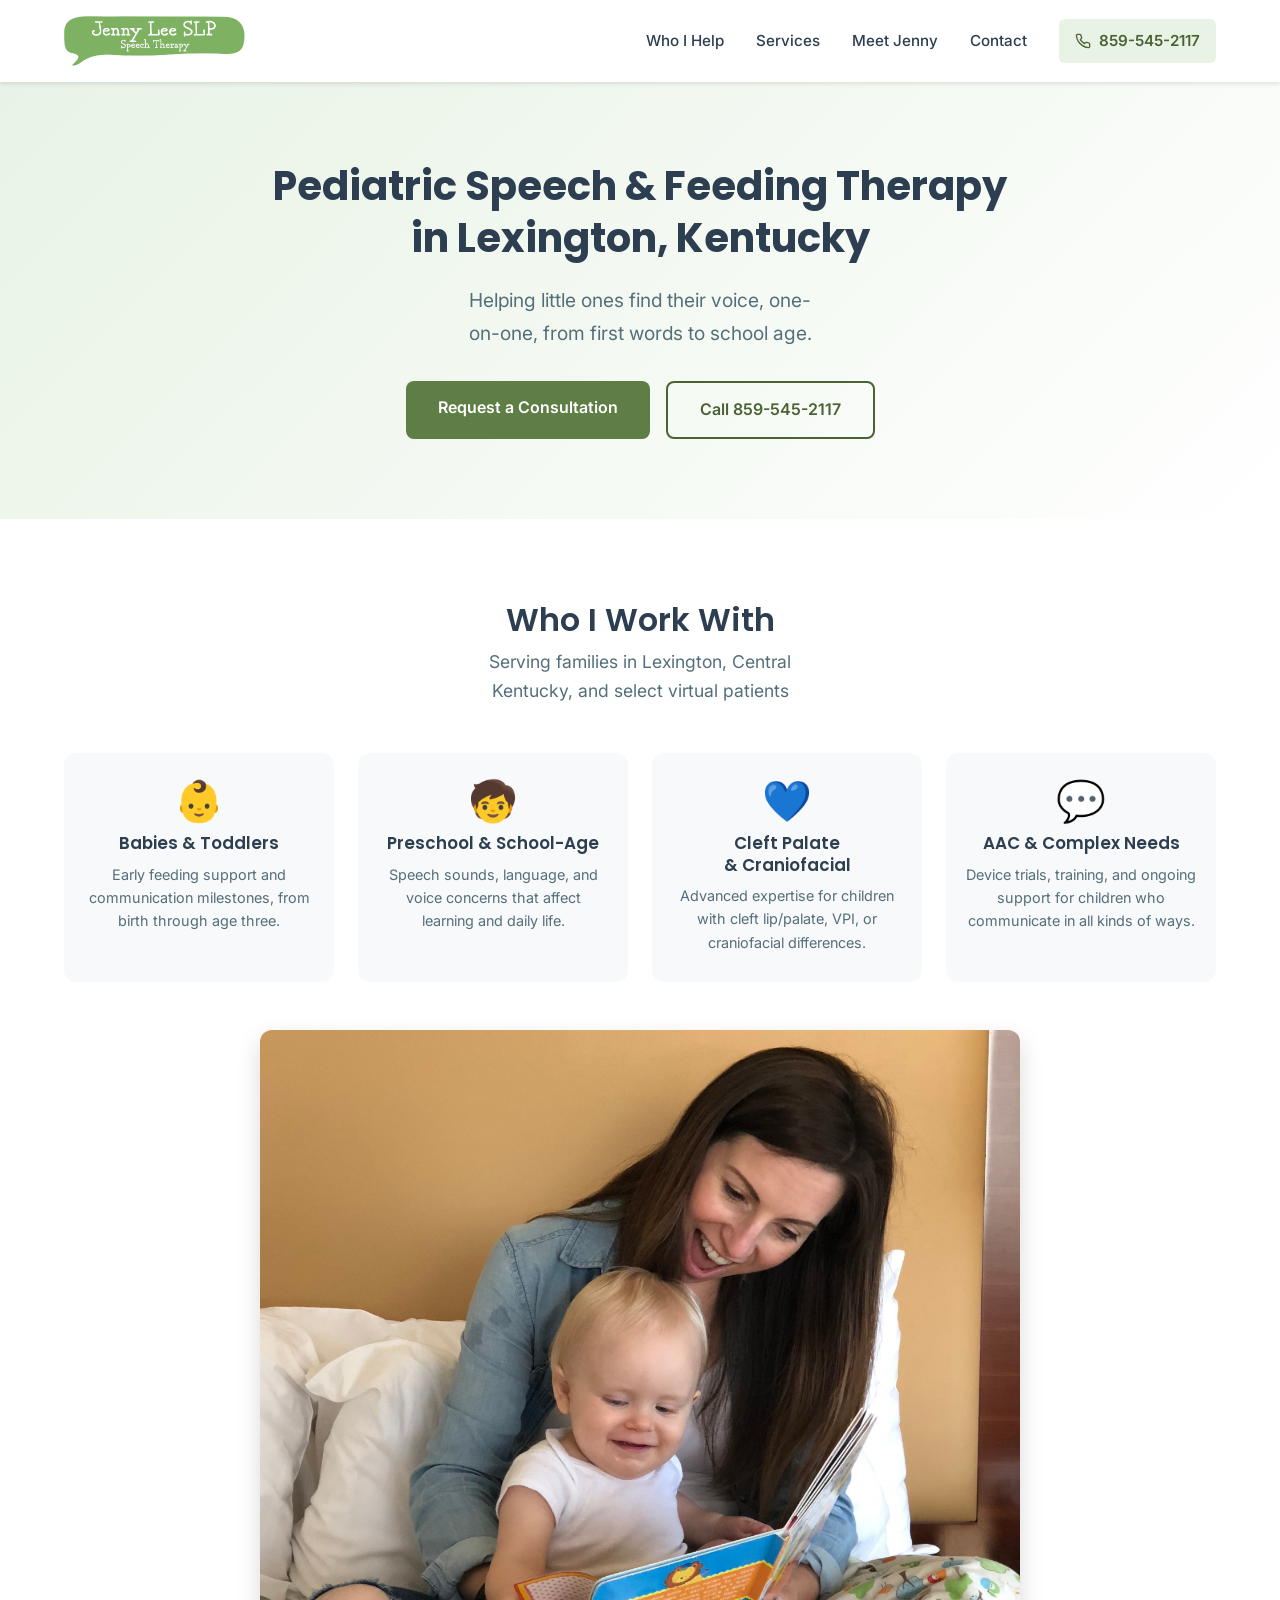
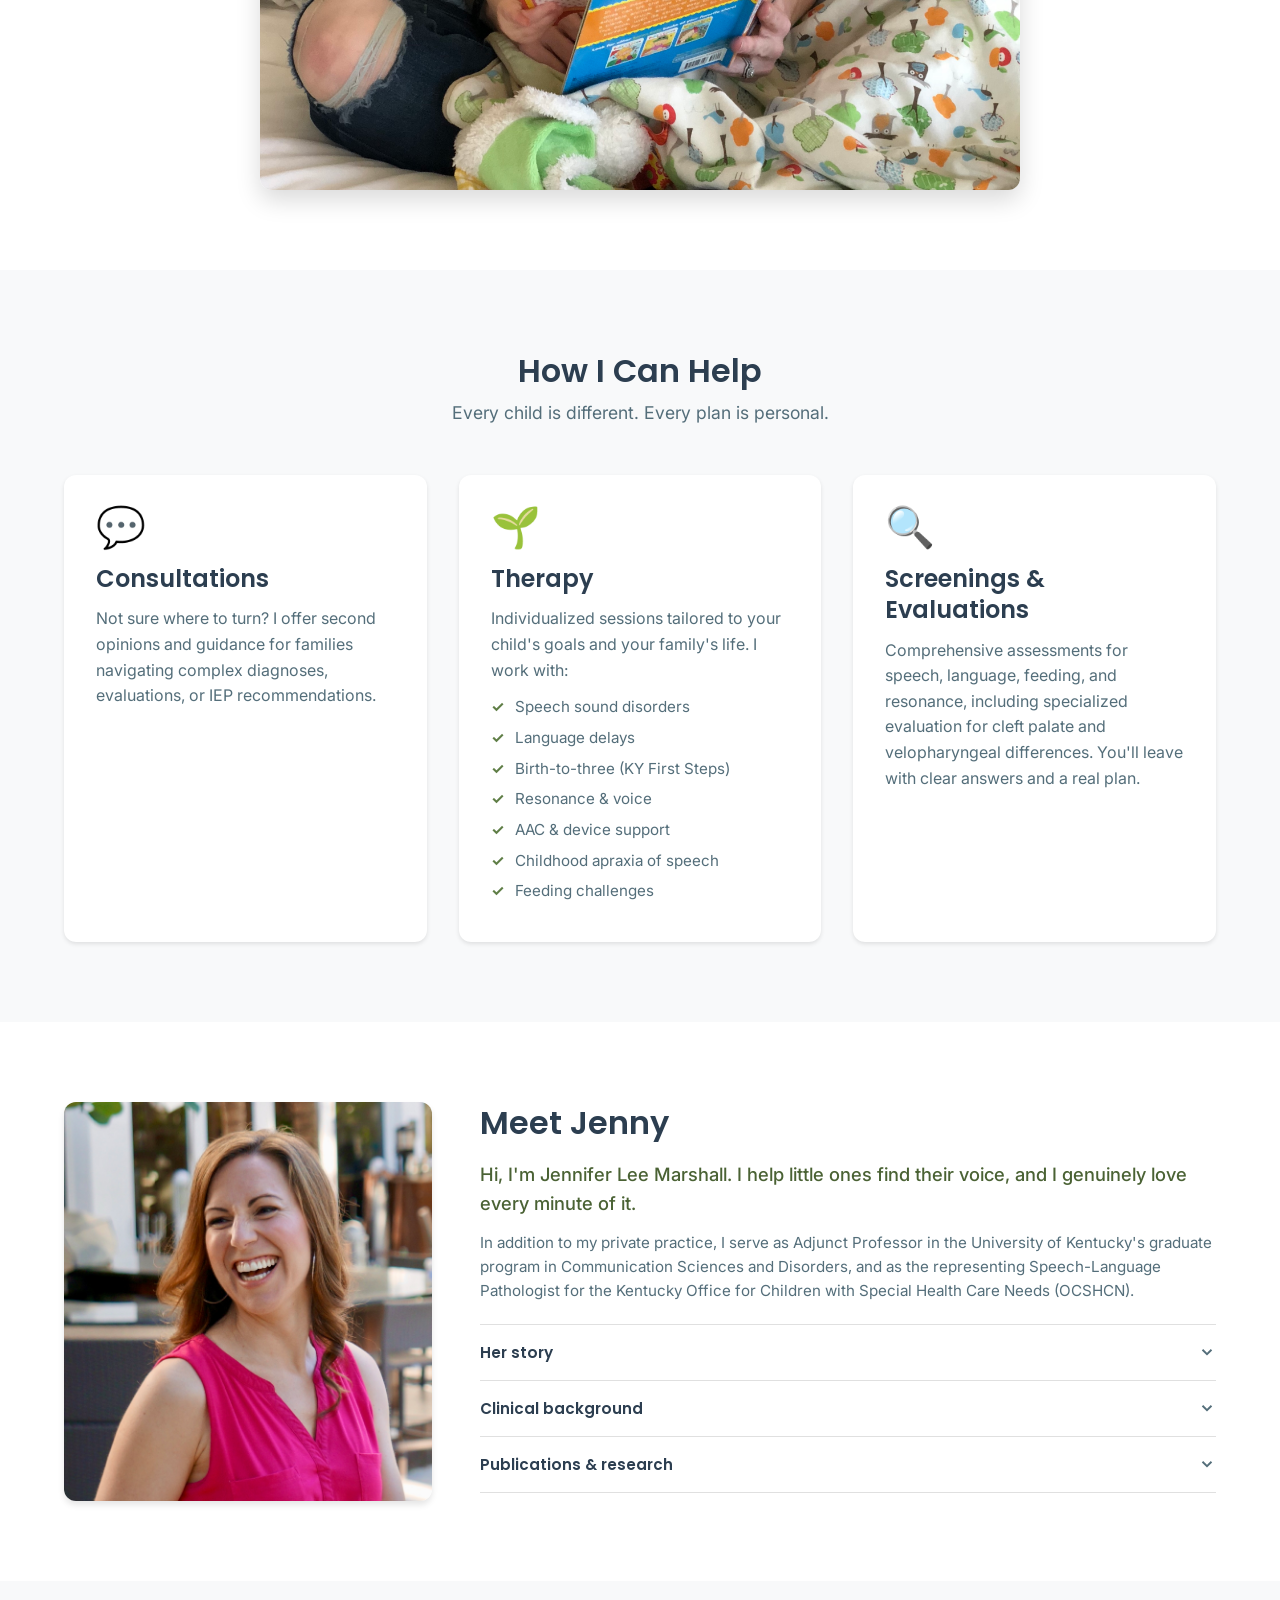
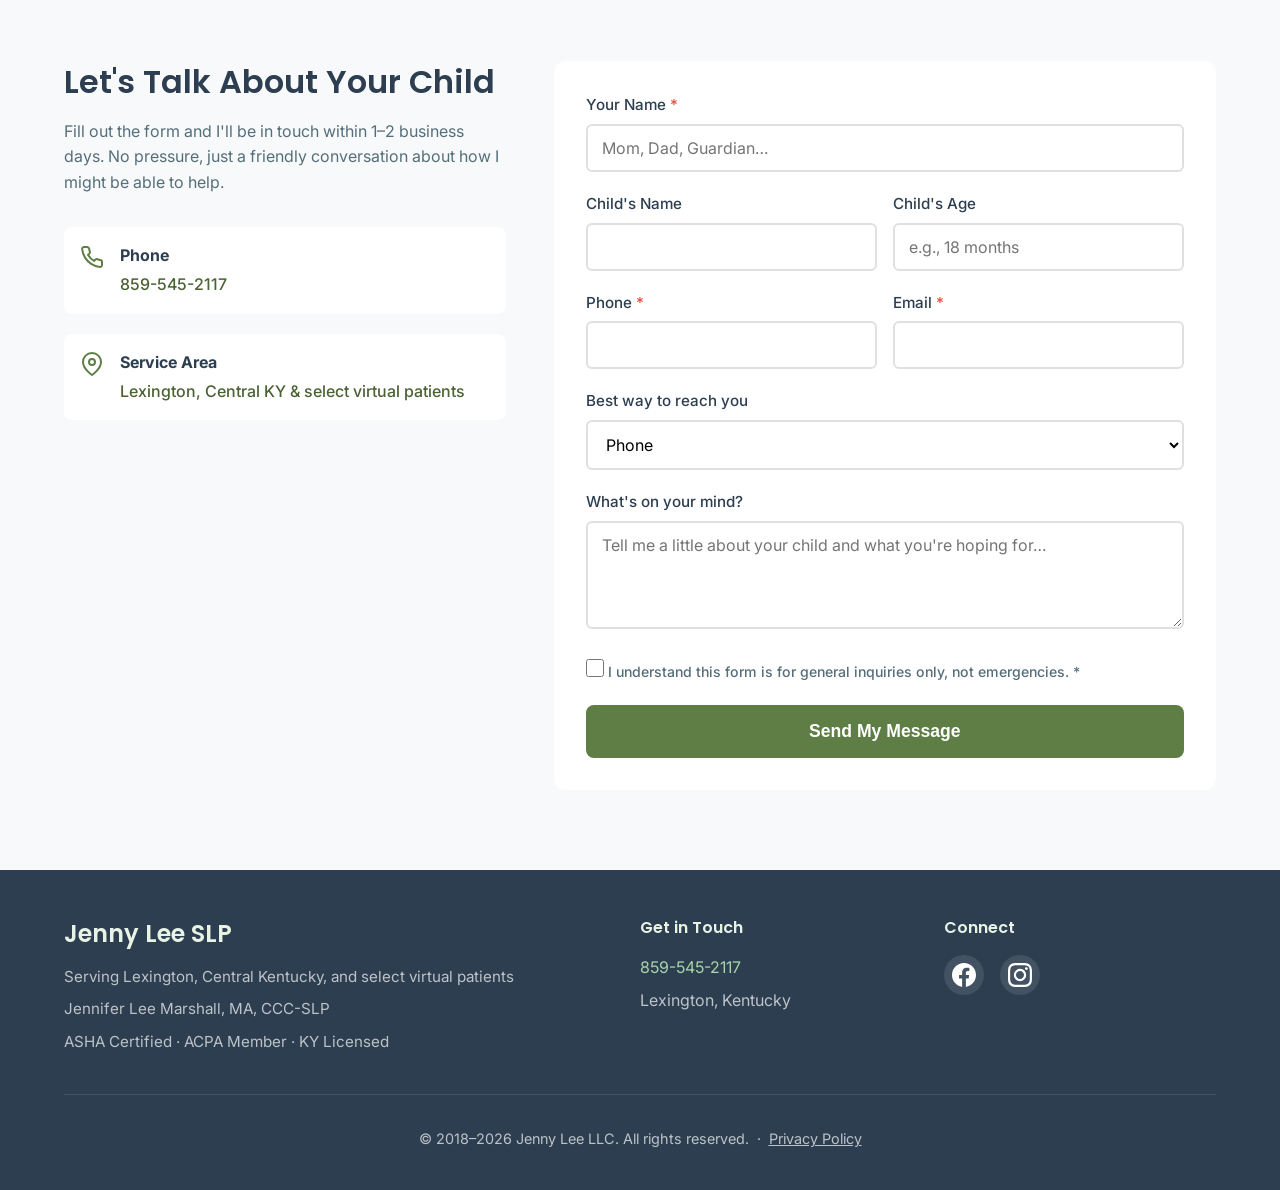
<file: index.html>
<!DOCTYPE html>
<html lang="en">
<head>
    <meta charset="UTF-8">
    <meta name="viewport" content="width=device-width, initial-scale=1.0">

    <!-- SEO Meta Tags -->
    <title>Speech Therapy Lexington KY | Jenny Lee SLP</title>
    <meta name="description" content="Jennifer Lee Marshall, MA, CCC-SLP, is a pediatric speech-language pathologist serving Lexington and Central Kentucky. Specializing in cleft palate, feeding therapy, resonance disorders, and speech therapy for children. Virtual teletherapy available for select patients.">
    <meta name="keywords" content="speech therapy Lexington KY, pediatric speech therapy Lexington, pediatric speech-language pathologist, cleft palate speech therapist Kentucky, craniofacial speech therapist, feeding therapy for children, resonance disorders SLP, virtual speech therapy Kentucky, teletherapy speech therapy Lexington, online speech therapy Kentucky">

    <!-- Open Graph Tags for Social Media -->
    <meta property="og:title" content="Speech Therapy Lexington KY | Jenny Lee SLP">
    <meta property="og:description" content="Expert pediatric speech and feeding therapy in Lexington, Kentucky. Specializing in cleft palate, craniofacial differences, and complex communication needs. Virtual teletherapy available.">
    <meta property="og:type" content="website">
    <meta property="og:url" content="https://jennyleeslp.com">
    <meta property="og:image" content="https://jennyleeslp.com/images/logo.png">

    <!-- Structured Data: LocalBusiness + MedicalBusiness -->
    <script type="application/ld+json">
    {
      "@context": "https://schema.org",
      "@type": ["MedicalBusiness", "LocalBusiness"],
      "name": "Jenny Lee SLP",
      "description": "Pediatric speech and feeding therapy in Lexington, Kentucky. Specializing in cleft palate, craniofacial differences, resonance disorders, AAC, and feeding therapy for children.",
      "url": "https://jennyleeslp.com",
      "telephone": "+18595452117",
      "address": {
        "@type": "PostalAddress",
        "addressLocality": "Lexington",
        "addressRegion": "KY",
        "addressCountry": "US"
      },
      "geo": {
        "@type": "GeoCoordinates",
        "latitude": 38.0406,
        "longitude": -84.5037
      },
      "medicalSpecialty": [
        "Pediatric Speech Therapy",
        "Feeding Therapy",
        "Cleft Palate Speech Therapy",
        "Resonance Disorders",
        "Augmentative and Alternative Communication"
      ],
      "priceRange": "$$",
      "areaServed": [
        "Lexington, Kentucky",
        "Central Kentucky"
      ]
    }
    </script>

    <!-- Favicon -->
    <link rel="icon" type="image/png" href="/favicon.png">

    <!-- Google Fonts -->
    <link rel="preconnect" href="https://fonts.googleapis.com">
    <link rel="preconnect" href="https://fonts.gstatic.com" crossorigin>
    <link href="https://fonts.googleapis.com/css2?family=Inter:wght@300;400;500;600;700&family=Poppins:wght@400;500;600;700&display=swap" rel="stylesheet">

    <!-- Stylesheet -->
    <link rel="stylesheet" href="styles.css">
</head>
<body>

    <!-- Sticky Header & Navigation -->
    <header class="header" id="header">
        <div class="container">
            <div class="header-content">
                <div class="logo">
                    <a href="#hero">
                        <img src="images/logo.png" alt="Jenny Lee SLP - Speech Therapy">
                    </a>
                </div>
                <nav class="nav">
                    <button class="nav-toggle" aria-label="Toggle navigation menu">
                        <span></span>
                        <span></span>
                        <span></span>
                    </button>
                    <ul class="nav-menu">
                        <li><a href="#who-i-help">Who I Help</a></li>
                        <li><a href="#services">Services</a></li>
                        <li><a href="#meet-jenny">Meet Jenny</a></li>
                        <li><a href="#contact">Contact</a></li>
                        <li class="nav-phone">
                            <a href="tel:+18595452117" class="phone-link">
                                <svg width="16" height="16" viewBox="0 0 24 24" fill="none" stroke="currentColor" stroke-width="2">
                                    <path d="M22 16.92v3a2 2 0 0 1-2.18 2 19.79 19.79 0 0 1-8.63-3.07 19.5 19.5 0 0 1-6-6 19.79 19.79 0 0 1-3.07-8.67A2 2 0 0 1 4.11 2h3a2 2 0 0 1 2 1.72 12.84 12.84 0 0 0 .7 2.81 2 2 0 0 1-.45 2.11L8.09 9.91a16 16 0 0 0 6 6l1.27-1.27a2 2 0 0 1 2.11-.45 12.84 12.84 0 0 0 2.81.7A2 2 0 0 1 22 16.92z"></path>
                                </svg>
                                859-545-2117
                            </a>
                        </li>
                    </ul>
                </nav>
            </div>
        </div>
    </header>

    <main>

        <!-- =====================
             HERO SECTION
             ===================== -->
        <section class="hero" id="hero">
            <div class="container">
                <div class="hero-content">
                    <h1>Pediatric Speech & Feeding Therapy<br>in Lexington, Kentucky</h1>
                    <p class="hero-subtitle">Helping little ones find their voice, one-on-one, from first words to school age.</p>
                    <div class="hero-cta">
                        <a href="#contact" class="btn btn-primary">Request a Consultation</a>
                        <a href="tel:+18595452117" class="btn btn-secondary">Call 859-545-2117</a>
                    </div>
                </div>
            </div>
        </section>

        <!-- =====================
             WHO I HELP SECTION
             ===================== -->
        <section class="who-i-help" id="who-i-help">
            <div class="container">
                <div class="section-header">
                    <h2>Who I Work With</h2>
                    <p>Serving families in Lexington, Central Kentucky, and select virtual patients</p>
                </div>

                <div class="help-grid">
                    <div class="help-card">
                        <div class="help-icon">👶</div>
                        <h3>Babies &amp; Toddlers</h3>
                        <p>Early feeding support and communication milestones, from birth through age three.</p>
                    </div>
                    <div class="help-card">
                        <div class="help-icon">🧒</div>
                        <h3>Preschool &amp; School-Age</h3>
                        <p>Speech sounds, language, and voice concerns that affect learning and daily life.</p>
                    </div>
                    <div class="help-card">
                        <div class="help-icon">💙</div>
                        <h3>Cleft Palate &amp; Craniofacial</h3>
                        <p>Advanced expertise for children with cleft lip/palate, VPI, or craniofacial differences.</p>
                    </div>
                    <div class="help-card">
                        <div class="help-icon">💬</div>
                        <h3>AAC &amp; Complex Needs</h3>
                        <p>Device trials, training, and ongoing support for children who communicate in all kinds of ways.</p>
                    </div>
                </div>

                <div class="therapy-image-section">
                    <img src="images/therapy.jpg" alt="Jenny working with a young child during a speech therapy session" class="therapy-photo">
                </div>
            </div>
        </section>

        <!-- =====================
             SERVICES SECTION
             ===================== -->
        <section class="services" id="services">
            <div class="container">
                <div class="section-header">
                    <h2>How I Can Help</h2>
                    <p>Every child is different. Every plan is personal.</p>
                </div>

                <div class="services-grid">

                    <!-- Consultations -->
                    <div class="service-card">
                        <div class="service-icon">💬</div>
                        <h3>Consultations</h3>
                        <p>Not sure where to turn? I offer second opinions and guidance for families navigating complex diagnoses, evaluations, or IEP recommendations.</p>
                    </div>

                    <!-- Therapy -->
                    <div class="service-card">
                        <div class="service-icon">🌱</div>
                        <h3>Therapy</h3>
                        <p>Individualized sessions tailored to your child's goals and your family's life. I work with:</p>
                        <ul class="therapy-list">
                            <li>Speech sound disorders</li>
                            <li>Language delays</li>
                            <li>Birth-to-three (KY First Steps)</li>
                            <li>Resonance &amp; voice</li>
                            <li>AAC &amp; device support</li>
                            <li>Childhood apraxia of speech</li>
                            <li>Feeding challenges</li>
                        </ul>
                    </div>

                    <!-- Screenings & Evaluations -->
                    <div class="service-card">
                        <div class="service-icon">🔍</div>
                        <h3>Screenings &amp; Evaluations</h3>
                        <p>Comprehensive assessments for speech, language, feeding, and resonance, including specialized evaluation for cleft palate and velopharyngeal differences. You'll leave with clear answers and a real plan.</p>
                    </div>

                </div>
            </div>
        </section>

        <!-- =====================
             MEET JENNY SECTION
             ===================== -->
        <section class="about" id="meet-jenny">
            <div class="container">
                <div class="about-grid">
                    <div class="about-image">
                        <img src="images/headshot.jpg" alt="Jennifer Lee Marshall, MA, CCC-SLP, Pediatric Speech-Language Pathologist in Lexington, Kentucky">
                    </div>
                    <div class="about-text">
                        <h2>Meet Jenny</h2>
                        <p class="intro-text">Hi, I'm Jennifer Lee Marshall. I help little ones find their voice, and I genuinely love every minute of it.</p>
                        <p class="intro-sub">In addition to my private practice, I serve as Adjunct Professor in the University of Kentucky's graduate program in Communication Sciences and Disorders, and as the representing Speech-Language Pathologist for the Kentucky Office for Children with Special Health Care Needs (OCSHCN).</p>

                        <div class="accordion" role="list">

                            <div class="accordion-item" role="listitem">
                                <button class="accordion-toggle" aria-expanded="false">
                                    <span>Her story</span>
                                    <svg class="accordion-chevron" width="18" height="18" viewBox="0 0 24 24" fill="none" stroke="currentColor" stroke-width="2.5" aria-hidden="true">
                                        <polyline points="6 9 12 15 18 9"></polyline>
                                    </svg>
                                </button>
                                <div class="accordion-panel" hidden>
                                    <p>Helping a child say "mama" for the first time, watching a toddler finally enjoy mealtime without a fight, seeing a kindergartner walk into class with real confidence. These are the moments I show up for every single day. Speech therapy isn't just my career; it's genuinely my calling.</p>
                                    <p>I opened Jenny Lee SLP because I wanted to give families something rare: hospital-level expertise with the warmth and personal attention that only a private practice can offer. You'll always know what we're working on, why it matters, and how your child is growing.</p>
                                </div>
                            </div>

                            <div class="accordion-item" role="listitem">
                                <button class="accordion-toggle" aria-expanded="false">
                                    <span>Clinical background</span>
                                    <svg class="accordion-chevron" width="18" height="18" viewBox="0 0 24 24" fill="none" stroke="currentColor" stroke-width="2.5" aria-hidden="true">
                                        <polyline points="6 9 12 15 18 9"></polyline>
                                    </svg>
                                </button>
                                <div class="accordion-panel" hidden>
                                    <p>Before opening my private practice in Central Kentucky, I spent more than six years at Cincinnati Children's Hospital, one of the nation's top-ranked children's hospitals, working alongside surgeons and specialists in cleft palate, craniofacial differences, feeding, and AAC. As an active member of the interdisciplinary Craniofacial Anomalies Team (CFAT) and VPI clinic, I assessed speech and resonance in close collaboration with plastic surgeons to determine each child's plan of care.</p>
                                    <p>Jenny also sees patients through the University of Kentucky's Plastic Surgery department and outpatient speech pathology services, where she has provided specialized craniofacial and resonance care since 2018. She currently serves as the representing Speech-Language Pathologist for the Kentucky Office for Children with Special Health Care Needs (OCSHCN).</p>
                                    <p>My path into this field started with a BS in Biopsychology from UC Santa Barbara, followed by a post-baccalaureate certificate in Communication Sciences and Disorders from Sacramento State. I earned my MA in Communication Sciences and Disorders from Michigan State University before going on to specialize at Cincinnati Children's.</p>
                                    <p>I am licensed in Kentucky, an active member of the American Cleft Palate-Craniofacial Association (ACPA), and maintain my ASHA Certificate of Clinical Competence (CCC-SLP).</p>
                                </div>
                            </div>

                            <div class="accordion-item" role="listitem">
                                <button class="accordion-toggle" aria-expanded="false">
                                    <span>Publications &amp; research</span>
                                    <svg class="accordion-chevron" width="18" height="18" viewBox="0 0 24 24" fill="none" stroke="currentColor" stroke-width="2.5" aria-hidden="true">
                                        <polyline points="6 9 12 15 18 9"></polyline>
                                    </svg>
                                </button>
                                <div class="accordion-panel" hidden>
                                    <p>Jenny remains actively engaged with the latest research to ensure every family benefits from evidence-based care. She has contributed to the field through peer-reviewed publication, state and national conference presentations (OSHLA, MSHA, CSHA), speechpathology.com continuing education webinars, and guest lectures at the University of Kentucky College of Dentistry and College of Communication Sciences and Disorders.</p>
                                    <p><strong>Publication</strong><br>
                                    Kummer, A., Marshall, J., &amp; Wilson, M. (2015). Non-cleft causes of velopharyngeal dysfunction: Implications for treatment. <em>International Journal of Pediatric Otorhinolaryngology.</em> <a href="http://dx.doi.org/10.1016/j.ijporl.2014.12.036" target="_blank" rel="noopener noreferrer">doi:10.1016/j.ijporl.2014.12.036</a></p>
                                    <p><strong>Presentations</strong><br>
                                    Marshall, J. (with M. Wilson). Velocardiofacial/22Q Syndrome for the SLP. <em>speechpathology.com</em> webinar, September 2016.<br>
                                    Marshall, J. (with K. Rizzo). Communication Concerns and Feeding Difficulty for 1p36 Deletion. <em>speechpathology.com</em> webinar, September 2016.</p>
                                </div>
                            </div>

                        </div>
                    </div>
                </div>
            </div>
        </section>

        <!-- =====================
             CONTACT SECTION
             ===================== -->
        <section class="contact" id="contact">
            <div class="container">
                <div class="contact-wrapper">
                    <div class="contact-intro">
                        <h2>Let's Talk About Your Child</h2>
                        <p>Fill out the form and I'll be in touch within 1–2 business days. No pressure, just a friendly conversation about how I might be able to help.</p>

                        <div class="contact-info">
                            <div class="contact-detail">
                                <svg width="24" height="24" viewBox="0 0 24 24" fill="none" stroke="currentColor" stroke-width="2">
                                    <path d="M22 16.92v3a2 2 0 0 1-2.18 2 19.79 19.79 0 0 1-8.63-3.07 19.5 19.5 0 0 1-6-6 19.79 19.79 0 0 1-3.07-8.67A2 2 0 0 1 4.11 2h3a2 2 0 0 1 2 1.72 12.84 12.84 0 0 0 .7 2.81 2 2 0 0 1-.45 2.11L8.09 9.91a16 16 0 0 0 6 6l1.27-1.27a2 2 0 0 1 2.11-.45 12.84 12.84 0 0 0 2.81.7A2 2 0 0 1 22 16.92z"></path>
                                </svg>
                                <div>
                                    <strong>Phone</strong>
                                    <a href="tel:+18595452117">859-545-2117</a>
                                </div>
                            </div>
                            <div class="contact-detail">
                                <svg width="24" height="24" viewBox="0 0 24 24" fill="none" stroke="currentColor" stroke-width="2">
                                    <path d="M21 10c0 7-9 13-9 13s-9-6-9-13a9 9 0 0 1 18 0z"></path>
                                    <circle cx="12" cy="10" r="3"></circle>
                                </svg>
                                <div>
                                    <strong>Service Area</strong>
                                    <span>Lexington, Central KY &amp; select virtual patients</span>
                                </div>
                            </div>
                        </div>
                    </div>

                    <div class="contact-form-wrapper">
                        <form id="contactForm" class="contact-form">
                            <div class="form-group">
                                <label for="parentName">Your Name <span class="required">*</span></label>
                                <input type="text" id="parentName" name="parentName" placeholder="Mom, Dad, Guardian…" required>
                            </div>

                            <div class="form-row">
                                <div class="form-group">
                                    <label for="childName">Child's Name</label>
                                    <input type="text" id="childName" name="childName">
                                </div>
                                <div class="form-group">
                                    <label for="childAge">Child's Age</label>
                                    <input type="text" id="childAge" name="childAge" placeholder="e.g., 18 months">
                                </div>
                            </div>

                            <div class="form-row">
                                <div class="form-group">
                                    <label for="phone">Phone <span class="required">*</span></label>
                                    <input type="tel" id="phone" name="phone" required>
                                </div>
                                <div class="form-group">
                                    <label for="email">Email <span class="required">*</span></label>
                                    <input type="email" id="email" name="email" required>
                                </div>
                            </div>

                            <div class="form-group">
                                <label for="contactMethod">Best way to reach you</label>
                                <select id="contactMethod" name="contactMethod">
                                    <option value="phone">Phone</option>
                                    <option value="email">Email</option>
                                    <option value="either">Either works!</option>
                                </select>
                            </div>

                            <div class="form-group">
                                <label for="message">What's on your mind?</label>
                                <textarea id="message" name="message" rows="4" placeholder="Tell me a little about your child and what you're hoping for…"></textarea>
                            </div>

                            <div class="form-group checkbox-group">
                                <label class="checkbox-label">
                                    <input type="checkbox" id="emergency" name="emergency" required>
                                    <span>I understand this form is for general inquiries only, not emergencies. <span class="required">*</span></span>
                                </label>
                            </div>

                            <button type="submit" class="btn btn-primary btn-large">Send My Message</button>

                            <div id="formSuccess" class="form-message success" style="display: none;">
                                <svg width="24" height="24" viewBox="0 0 24 24" fill="none" stroke="currentColor" stroke-width="2">
                                    <path d="M22 11.08V12a10 10 0 1 1-5.93-9.14"></path>
                                    <polyline points="22 4 12 14.01 9 11.01"></polyline>
                                </svg>
                                <div>
                                    <strong>You're all set!</strong>
                                    <p>Thanks! I'll be in touch within 1–2 business days. Or call me directly at <a href="tel:+18595452117">859-545-2117</a>.</p>
                                </div>
                            </div>

                            <div id="formError" class="form-message error" style="display: none;">
                                <svg width="24" height="24" viewBox="0 0 24 24" fill="none" stroke="currentColor" stroke-width="2">
                                    <circle cx="12" cy="12" r="10"></circle>
                                    <line x1="12" y1="8" x2="12" y2="12"></line>
                                    <line x1="12" y1="16" x2="12.01" y2="16"></line>
                                </svg>
                                <div>
                                    <strong>Something went wrong.</strong>
                                    <p>Please try again or call <a href="tel:+18595452117">859-545-2117</a>.</p>
                                </div>
                            </div>
                        </form>
                    </div>
                </div>
            </div>
        </section>

    </main>

    <!-- Footer -->
    <footer class="footer">
        <div class="container">
            <div class="footer-content">
                <div class="footer-main">
                    <div class="footer-brand">
                        <h3>Jenny Lee SLP</h3>
                        <p>Serving Lexington, Central Kentucky, and select virtual patients</p>
                        <p class="footer-credential">Jennifer Lee Marshall, MA, CCC-SLP</p>
                        <p class="footer-credential">ASHA Certified · ACPA Member · KY Licensed</p>
                    </div>
                    <div class="footer-contact">
                        <h4>Get in Touch</h4>
                        <p><a href="tel:+18595452117">859-545-2117</a></p>
                        <p>Lexington, Kentucky</p>
                    </div>
                    <div class="footer-social">
                        <h4>Connect</h4>
                        <div class="social-links">
                            <a href="https://www.facebook.com/jennyleeslp" aria-label="Visit Jenny Lee SLP on Facebook" target="_blank" rel="noopener noreferrer">
                                <svg width="24" height="24" viewBox="0 0 24 24" fill="currentColor">
                                    <path d="M24 12.073c0-6.627-5.373-12-12-12s-12 5.373-12 12c0 5.99 4.388 10.954 10.125 11.854v-8.385H7.078v-3.47h3.047V9.43c0-3.007 1.792-4.669 4.533-4.669 1.312 0 2.686.235 2.686.235v2.953H15.83c-1.491 0-1.956.925-1.956 1.874v2.25h3.328l-.532 3.47h-2.796v8.385C19.612 23.027 24 18.062 24 12.073z"/>
                                </svg>
                            </a>
                            <a href="https://www.instagram.com/jennyleeslp/" aria-label="Visit Jenny Lee SLP on Instagram" target="_blank" rel="noopener noreferrer">
                                <svg width="24" height="24" viewBox="0 0 24 24" fill="currentColor">
                                    <path d="M12 2.163c3.204 0 3.584.012 4.85.07 3.252.148 4.771 1.691 4.919 4.919.058 1.265.069 1.645.069 4.849 0 3.205-.012 3.584-.069 4.849-.149 3.225-1.664 4.771-4.919 4.919-1.266.058-1.644.07-4.85.07-3.204 0-3.584-.012-4.849-.07-3.26-.149-4.771-1.699-4.919-4.92-.058-1.265-.07-1.644-.07-4.849 0-3.204.013-3.583.07-4.849.149-3.227 1.664-4.771 4.919-4.919 1.266-.057 1.645-.069 4.849-.069zm0-2.163c-3.259 0-3.667.014-4.947.072-4.358.2-6.78 2.618-6.98 6.98-.059 1.281-.073 1.689-.073 4.948 0 3.259.014 3.668.072 4.948.2 4.358 2.618 6.78 6.98 6.98 1.281.058 1.689.072 4.948.072 3.259 0 3.668-.014 4.948-.072 4.354-.2 6.782-2.618 6.979-6.98.059-1.28.073-1.689.073-4.948 0-3.259-.014-3.667-.072-4.947-.196-4.354-2.617-6.78-6.979-6.98-1.281-.059-1.69-.073-4.949-.073zm0 5.838c-3.403 0-6.162 2.759-6.162 6.162s2.759 6.163 6.162 6.163 6.162-2.759 6.162-6.163c0-3.403-2.759-6.162-6.162-6.162zm0 10.162c-2.209 0-4-1.79-4-4 0-2.209 1.791-4 4-4s4 1.791 4 4c0 2.21-1.791 4-4 4zm6.406-11.845c-.796 0-1.441.645-1.441 1.44s.645 1.44 1.441 1.44c.795 0 1.439-.645 1.439-1.44s-.644-1.44-1.439-1.44z"/>
                                </svg>
                            </a>
                        </div>
                    </div>
                </div>
                <div class="footer-bottom">
                    <p>&copy; 2018–2026 Jenny Lee LLC. All rights reserved. &nbsp;·&nbsp; <a href="/privacy.html">Privacy Policy</a></p>
                </div>
            </div>
        </div>
    </footer>

    <script src="script.js"></script>
</body>
</html>
</file>
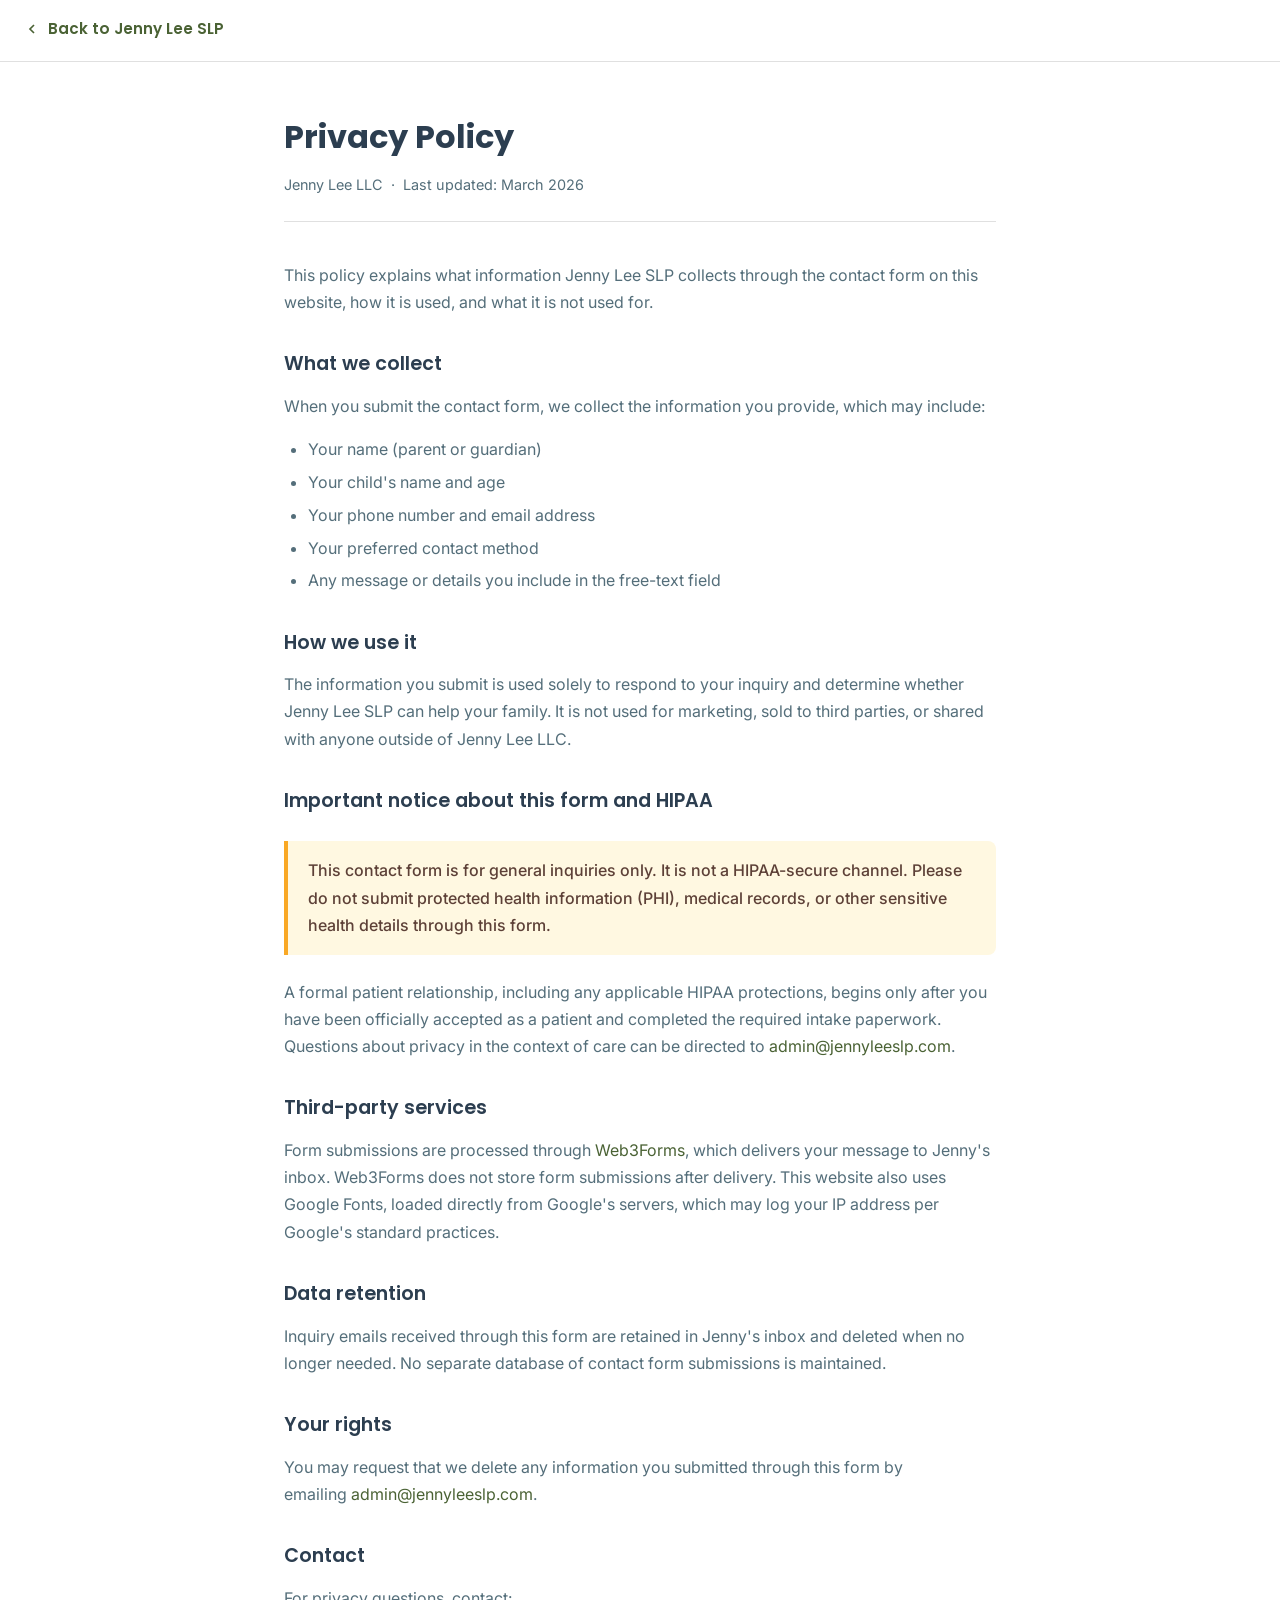
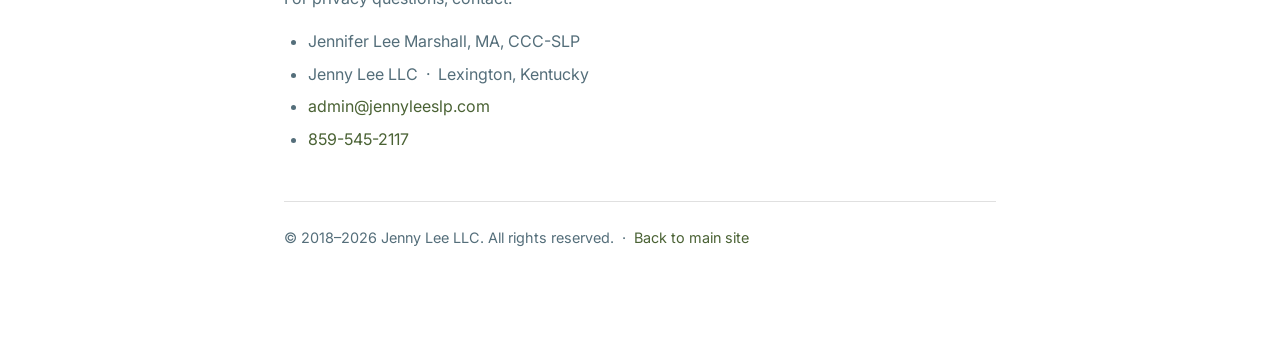
<file: privacy.html>
<!DOCTYPE html>
<html lang="en">
<head>
    <meta charset="UTF-8">
    <meta name="viewport" content="width=device-width, initial-scale=1.0">
    <title>Privacy Policy | Jenny Lee SLP</title>
    <meta name="description" content="Privacy policy for Jenny Lee SLP — how we collect and use information submitted through our contact form.">
    <meta name="robots" content="noindex, follow">

    <!-- Google Fonts -->
    <link rel="preconnect" href="https://fonts.googleapis.com">
    <link rel="preconnect" href="https://fonts.gstatic.com" crossorigin>
    <link href="https://fonts.googleapis.com/css2?family=Inter:wght@300;400;500;600;700&family=Poppins:wght@400;500;600;700&display=swap" rel="stylesheet">

    <!-- Favicon -->
    <link rel="icon" type="image/png" href="/favicon.png">

    <style>
        :root {
            --primary-color: #5F7E46;
            --primary-dark: #4A6234;
            --primary-light: #E8F3E5;
            --text-dark: #2c3e50;
            --text-medium: #546e7a;
            --bg-white: #ffffff;
            --bg-light: #f8f9fa;
            --border-color: #e0e0e0;
            --font-primary: 'Inter', -apple-system, BlinkMacSystemFont, 'Segoe UI', sans-serif;
            --font-heading: 'Poppins', 'Inter', sans-serif;
        }

        * { margin: 0; padding: 0; box-sizing: border-box; }

        body {
            font-family: var(--font-primary);
            color: var(--text-dark);
            line-height: 1.7;
            background-color: var(--bg-white);
        }

        a { color: var(--primary-dark); text-decoration: none; }
        a:hover { text-decoration: underline; }

        .site-header {
            background-color: var(--bg-white);
            border-bottom: 1px solid var(--border-color);
            padding: 1rem 1.5rem;
        }

        .site-header a {
            display: inline-flex;
            align-items: center;
            gap: 0.5rem;
            font-family: var(--font-heading);
            font-weight: 600;
            color: var(--primary-dark);
            font-size: 0.95rem;
        }

        .site-header a:hover { text-decoration: none; opacity: 0.8; }

        .site-header svg { flex-shrink: 0; }

        .container {
            max-width: 760px;
            margin: 0 auto;
            padding: 3rem 1.5rem 5rem;
        }

        h1 {
            font-family: var(--font-heading);
            font-size: 2rem;
            font-weight: 700;
            color: var(--text-dark);
            margin-bottom: 0.5rem;
            text-wrap: balance;
        }

        .meta {
            color: var(--text-medium);
            font-size: 0.9rem;
            margin-bottom: 2.5rem;
            padding-bottom: 1.5rem;
            border-bottom: 1px solid var(--border-color);
        }

        h2 {
            font-family: var(--font-heading);
            font-size: 1.2rem;
            font-weight: 600;
            color: var(--text-dark);
            margin: 2rem 0 0.75rem;
        }

        p { margin-bottom: 1rem; color: var(--text-medium); text-wrap: pretty; }

        ul {
            margin: 0.5rem 0 1rem 1.5rem;
            color: var(--text-medium);
        }

        ul li { margin-bottom: 0.35rem; }

        .notice {
            background-color: #fff8e1;
            border-left: 4px solid #f9a825;
            padding: 1rem 1.25rem;
            border-radius: 0 8px 8px 0;
            margin: 1.5rem 0;
        }

        .notice p {
            margin-bottom: 0;
            color: #5d4037;
            font-weight: 500;
        }

        .footer-note {
            margin-top: 3rem;
            padding-top: 1.5rem;
            border-top: 1px solid var(--border-color);
            font-size: 0.9rem;
            color: var(--text-medium);
        }
    </style>
</head>
<body>

    <header class="site-header">
        <a href="/">
            <svg width="16" height="16" viewBox="0 0 24 24" fill="none" stroke="currentColor" stroke-width="2.5" aria-hidden="true">
                <polyline points="15 18 9 12 15 6"></polyline>
            </svg>
            Back to Jenny Lee SLP
        </a>
    </header>

    <div class="container">
        <h1>Privacy Policy</h1>
        <p class="meta">Jenny Lee LLC &nbsp;·&nbsp; Last updated: March 2026</p>

        <p>This policy explains what information Jenny Lee SLP collects through the contact form on this website, how it is used, and what it is not used for.</p>

        <h2>What we collect</h2>
        <p>When you submit the contact form, we collect the information you provide, which may include:</p>
        <ul>
            <li>Your name (parent or guardian)</li>
            <li>Your child's name and age</li>
            <li>Your phone number and email address</li>
            <li>Your preferred contact method</li>
            <li>Any message or details you include in the free-text field</li>
        </ul>

        <h2>How we use it</h2>
        <p>The information you submit is used solely to respond to your inquiry and determine whether Jenny Lee SLP can help your family. It is not used for marketing, sold to third parties, or shared with anyone outside of Jenny Lee LLC.</p>

        <h2>Important notice about this form and HIPAA</h2>

        <div class="notice">
            <p>This contact form is for general inquiries only. It is not a HIPAA-secure channel. Please do not submit protected health information (PHI), medical records, or other sensitive health details through this form.</p>
        </div>

        <p>A formal patient relationship, including any applicable HIPAA protections, begins only after you have been officially accepted as a patient and completed the required intake paperwork. Questions about privacy in the context of care can be directed to <a href="mailto:admin@jennyleeslp.com">admin@jennyleeslp.com</a>.</p>

        <h2>Third-party services</h2>
        <p>Form submissions are processed through <a href="https://web3forms.com" target="_blank" rel="noopener noreferrer">Web3Forms</a>, which delivers your message to Jenny's inbox. Web3Forms does not store form submissions after delivery. This website also uses Google Fonts, loaded directly from Google's servers, which may log your IP address per Google's standard practices.</p>

        <h2>Data retention</h2>
        <p>Inquiry emails received through this form are retained in Jenny's inbox and deleted when no longer needed. No separate database of contact form submissions is maintained.</p>

        <h2>Your rights</h2>
        <p>You may request that we delete any information you submitted through this form by emailing <a href="mailto:admin@jennyleeslp.com">admin@jennyleeslp.com</a>.</p>

        <h2>Contact</h2>
        <p>For privacy questions, contact:</p>
        <ul>
            <li>Jennifer Lee Marshall, MA, CCC-SLP</li>
            <li>Jenny Lee LLC &nbsp;·&nbsp; Lexington, Kentucky</li>
            <li><a href="mailto:admin@jennyleeslp.com">admin@jennyleeslp.com</a></li>
            <li><a href="tel:+18595452117">859-545-2117</a></li>
        </ul>

        <p class="footer-note">&copy; 2018–2026 Jenny Lee LLC. All rights reserved. &nbsp;·&nbsp; <a href="/">Back to main site</a></p>
    </div>

</body>
</html>
</file>
<file: styles.css>
/* ===================================
   CSS Variables & Reset
   =================================== */
:root {
    --primary-color: #5F7E46;
    --primary-dark: #4A6234;
    --primary-light: #E8F3E5;
    --secondary-color: #7FA970;
    --accent-color: #E89BA0;

    --text-dark: #2c3e50;
    --text-medium: #546e7a;
    --text-light: #7f8c8d;

    --bg-white: #ffffff;
    --bg-light: #f8f9fa;
    --bg-gray: #ecf0f1;

    --border-color: #e0e0e0;
    --shadow-sm: 0 2px 4px rgba(0, 0, 0, 0.1);
    --shadow-md: 0 4px 6px rgba(0, 0, 0, 0.1);
    --shadow-lg: 0 10px 25px rgba(0, 0, 0, 0.15);

    --font-primary: 'Inter', -apple-system, BlinkMacSystemFont, 'Segoe UI', Roboto, Oxygen, Ubuntu, Cantarell, sans-serif;
    --font-heading: 'Poppins', 'Inter', sans-serif;

    --transition: all 0.3s ease;
}

* {
    margin: 0;
    padding: 0;
    box-sizing: border-box;
}

html {
    scroll-behavior: smooth;
    font-size: 16px;
}

body {
    font-family: var(--font-primary);
    color: var(--text-dark);
    line-height: 1.6;
    background-color: var(--bg-white);
    overflow-x: hidden;
}

/* Orphan prevention: balance short text blocks */
h1, h2, h3, h4, h5, h6 {
    font-family: var(--font-heading);
    font-weight: 600;
    line-height: 1.3;
    color: var(--text-dark);
    text-wrap: balance;
}

h1 {
    font-size: 2.5rem;
    font-weight: 700;
}

h2 {
    font-size: 2rem;
    margin-bottom: 1rem;
}

h3 {
    font-size: 1.5rem;
}

p {
    margin-bottom: 1rem;
    text-wrap: pretty;
}

a {
    color: var(--primary-dark);
    text-decoration: none;
    transition: var(--transition);
}

a:hover {
    color: var(--primary-dark);
    text-decoration: underline;
}

img {
    max-width: 100%;
    height: auto;
    display: block;
}

.container {
    max-width: 1200px;
    margin: 0 auto;
    padding: 0 1.5rem;
}

.section-header {
    text-align: center;
    margin-bottom: 3rem;
}

.section-header h2 {
    margin-bottom: 0.5rem;
}

.section-header p {
    font-size: 1.1rem;
    color: var(--text-medium);
    max-width: 540px;
    margin: 0 auto;
    text-wrap: balance;
}

/* ===================================
   Buttons
   =================================== */
.btn {
    display: inline-block;
    padding: 0.875rem 2rem;
    border-radius: 8px;
    font-weight: 600;
    font-size: 1rem;
    text-align: center;
    cursor: pointer;
    transition: var(--transition);
    border: none;
    text-decoration: none;
    white-space: nowrap;
}

.btn-primary {
    background-color: var(--primary-color);
    color: white;
}

.btn-primary:hover {
    background-color: var(--primary-dark);
    transform: translateY(-2px);
    box-shadow: var(--shadow-md);
    color: white;
    text-decoration: none;
}

.btn-secondary {
    background-color: transparent;
    color: var(--primary-dark);
    border: 2px solid var(--primary-dark);
}

.btn-secondary:hover {
    background-color: var(--primary-dark);
    color: white;
    text-decoration: none;
}

.btn-large {
    width: 100%;
    padding: 1rem 2rem;
    font-size: 1.1rem;
}

/* ===================================
   Header & Navigation
   =================================== */
.header {
    position: fixed;
    top: 0;
    left: 0;
    width: 100%;
    background-color: var(--bg-white);
    box-shadow: var(--shadow-sm);
    z-index: 1000;
    transition: var(--transition);
}

.header-content {
    display: flex;
    justify-content: space-between;
    align-items: center;
    padding: 1rem 0;
}

.logo a {
    font-family: var(--font-heading);
    font-size: 1.5rem;
    font-weight: 700;
    color: var(--primary-color);
    display: block;
}

.logo a:hover {
    text-decoration: none;
    opacity: 0.85;
}

.logo img {
    height: 50px;
    width: auto;
    display: block;
    transition: var(--transition);
}

.nav-toggle {
    display: none;
    flex-direction: column;
    background: transparent;
    border: none;
    cursor: pointer;
    padding: 0.5rem;
}

.nav-toggle span {
    width: 25px;
    height: 3px;
    background-color: var(--text-dark);
    margin: 3px 0;
    transition: var(--transition);
}

.nav-menu {
    display: flex;
    list-style: none;
    align-items: center;
    gap: 2rem;
}

.nav-menu a {
    color: var(--text-dark);
    font-weight: 500;
    font-size: 0.95rem;
    transition: var(--transition);
    white-space: nowrap;
}

.nav-menu a:hover {
    color: var(--primary-color);
    text-decoration: none;
}

.nav-phone .phone-link {
    display: flex;
    align-items: center;
    gap: 0.5rem;
    background-color: var(--primary-light);
    padding: 0.5rem 1rem;
    border-radius: 6px;
    color: var(--primary-dark);
    font-weight: 600;
    min-height: 44px;
}

.nav-phone .phone-link:hover {
    background-color: var(--primary-color);
    color: white;
    text-decoration: none;
}

/* ===================================
   Hero Section
   =================================== */
.hero {
    margin-top: 80px;
    padding: 5rem 0;
    background: linear-gradient(135deg, var(--primary-light) 0%, var(--bg-white) 100%);
    text-align: center;
}

.hero-content {
    max-width: 820px;
    margin: 0 auto;
}

.hero h1 {
    margin-bottom: 1.25rem;
    color: var(--text-dark);
}

.hero-subtitle {
    font-size: 1.2rem;
    color: var(--text-medium);
    margin-bottom: 2rem;
    line-height: 1.7;
    max-width: 600px;
    margin-left: auto;
    margin-right: auto;
    text-wrap: balance;
}

.hero-cta {
    display: flex;
    gap: 1rem;
    justify-content: center;
    flex-wrap: wrap;
}

/* ===================================
   Who I Help Section
   =================================== */
.who-i-help {
    padding: 5rem 0;
    background-color: var(--bg-white);
}

.help-grid {
    display: grid;
    grid-template-columns: repeat(4, 1fr);
    gap: 1.5rem;
    margin-bottom: 3rem;
}

.help-card {
    text-align: center;
    padding: 1.75rem 1.25rem;
    background-color: var(--bg-light);
    border-radius: 12px;
    transition: var(--transition);
}

.help-card:hover {
    background-color: var(--primary-light);
}

.help-icon {
    font-size: 2.5rem;
    margin-bottom: 0.75rem;
    line-height: 1;
}

.help-card h3 {
    margin-bottom: 0.5rem;
    font-size: 1.05rem;
}

.help-card p {
    color: var(--text-medium);
    font-size: 0.9rem;
    margin-bottom: 0;
    text-wrap: pretty;
}

.therapy-image-section {
    margin: 0 auto;
    max-width: 760px;
    text-align: center;
}

.therapy-photo {
    width: 100%;
    height: auto;
    border-radius: 12px;
    box-shadow: var(--shadow-lg);
    margin: 0 auto;
}

/* ===================================
   Services Section
   =================================== */
.services {
    padding: 5rem 0;
    background-color: var(--bg-light);
}

.services-grid {
    display: grid;
    grid-template-columns: repeat(3, 1fr);
    gap: 2rem;
}

.service-card {
    background-color: var(--bg-white);
    padding: 2rem;
    border-radius: 12px;
    box-shadow: var(--shadow-sm);
    transition: var(--transition);
}

.service-card:hover {
    transform: translateY(-5px);
    box-shadow: var(--shadow-lg);
}

.service-icon {
    font-size: 2.5rem;
    margin-bottom: 1rem;
    line-height: 1;
}

.service-card h3 {
    margin-bottom: 0.75rem;
    color: var(--text-dark);
}

.service-card p {
    color: var(--text-medium);
    margin-bottom: 0.75rem;
    text-wrap: pretty;
}

.therapy-list {
    list-style: none;
    padding-left: 0;
    margin: 0.75rem 0 0;
}

.therapy-list li {
    padding-left: 1.5rem;
    margin-bottom: 0.4rem;
    position: relative;
    color: var(--text-medium);
    font-size: 0.95rem;
}

.therapy-list li:before {
    content: "✓";
    position: absolute;
    left: 0;
    color: var(--primary-color);
    font-weight: bold;
}

/* ===================================
   About / Meet Jenny Section
   =================================== */
.about {
    padding: 5rem 0;
    background-color: var(--bg-white);
}

.about-grid {
    display: grid;
    grid-template-columns: 1fr 2fr;
    gap: 3rem;
    align-items: start;
}

.about-image img {
    width: 100%;
    border-radius: 12px;
    box-shadow: var(--shadow-md);
}

.about-text h2 {
    margin-bottom: 1rem;
}

.intro-text {
    font-size: 1.15rem;
    color: var(--primary-dark);
    font-weight: 500;
    margin-bottom: 0.75rem;
    text-wrap: pretty;
}

.intro-sub {
    font-size: 0.95rem;
    color: var(--text-medium);
    margin-bottom: 1.25rem;
    text-wrap: pretty;
}

/* Credential badges row */
.credential-badges {
    display: grid;
    grid-template-columns: repeat(2, 1fr);
    gap: 0.75rem;
    margin-bottom: 1.75rem;
}

.credential-badge {
    display: flex;
    align-items: center;
    gap: 0.5rem;
    background-color: var(--primary-light);
    border-radius: 999px;
    padding: 0.4rem 1rem;
    font-size: 0.9rem;
    font-weight: 500;
    color: var(--primary-dark);
    white-space: normal;
    min-height: 44px;
}

.badge-check {
    font-weight: 700;
    color: var(--primary-color);
}

/* ===================================
   Accordion
   =================================== */
.accordion {
    border-top: 1px solid var(--border-color);
}

.accordion-item {
    border-bottom: 1px solid var(--border-color);
}

.accordion-toggle {
    width: 100%;
    display: flex;
    align-items: center;
    justify-content: space-between;
    gap: 1rem;
    padding: 1rem 0;
    background: none;
    border: none;
    cursor: pointer;
    text-align: left;
    font-family: var(--font-heading);
    font-size: 0.95rem;
    font-weight: 600;
    color: var(--text-dark);
    transition: color 0.2s ease;
}

.accordion-toggle:hover {
    color: var(--primary-color);
}

.accordion-toggle[aria-expanded="true"] {
    color: var(--primary-color);
}

.accordion-chevron {
    flex-shrink: 0;
    transition: transform 0.25s ease;
    color: var(--text-medium);
}

.accordion-toggle[aria-expanded="true"] .accordion-chevron {
    transform: rotate(180deg);
    color: var(--primary-color);
}

.accordion-panel {
    overflow: hidden;
    max-height: 0;
    transition: max-height 0.3s ease;
}

.accordion-panel:not([hidden]) {
    max-height: 600px;
}

.accordion-panel[hidden] {
    display: block !important;
    max-height: 0;
    visibility: hidden;
}

.accordion-panel p {
    color: var(--text-medium);
    font-size: 0.95rem;
    padding-bottom: 0.25rem;
    text-wrap: pretty;
}

.accordion-panel p:last-child {
    padding-bottom: 1rem;
}

/* ===================================
   Contact Section
   =================================== */
.contact {
    padding: 5rem 0;
    background-color: var(--bg-light);
}

.contact-wrapper {
    display: grid;
    grid-template-columns: 1fr 1.5fr;
    gap: 3rem;
}

.contact-intro h2 {
    margin-bottom: 1rem;
}

.contact-intro p {
    color: var(--text-medium);
    margin-bottom: 1rem;
    text-wrap: pretty;
}

.contact-info {
    margin-top: 2rem;
}

.contact-detail {
    display: flex;
    align-items: flex-start;
    gap: 1rem;
    margin-bottom: 1.25rem;
    padding: 1rem;
    background-color: var(--bg-white);
    border-radius: 8px;
}

.contact-detail svg {
    color: var(--primary-color);
    flex-shrink: 0;
    margin-top: 2px;
}

.contact-detail strong {
    display: block;
    color: var(--text-dark);
    margin-bottom: 0.2rem;
}

.contact-detail a,
.contact-detail span {
    color: var(--primary-dark);
    font-weight: 500;
}

.contact-form-wrapper {
    background-color: var(--bg-white);
    padding: 2rem;
    border-radius: 12px;
}

.form-group {
    margin-bottom: 1.25rem;
}

.form-group label {
    display: block;
    margin-bottom: 0.4rem;
    color: var(--text-dark);
    font-weight: 500;
    font-size: 0.95rem;
}

.required {
    color: #e74c3c;
}

.form-group input,
.form-group select,
.form-group textarea {
    width: 100%;
    padding: 0.75rem 0.875rem;
    border: 2px solid var(--border-color);
    border-radius: 6px;
    font-family: var(--font-primary);
    font-size: 1rem;
    transition: var(--transition);
    background-color: var(--bg-white);
}

.form-group input:focus,
.form-group select:focus,
.form-group textarea:focus {
    outline: none;
    border-color: var(--primary-color);
}

.form-row {
    display: grid;
    grid-template-columns: 1fr 1fr;
    gap: 1rem;
}

.checkbox-group {
    margin-bottom: 1.25rem;
}

.checkbox-label {
    display: flex;
    align-items: flex-start;
    gap: 0.75rem;
    cursor: pointer;
}

.checkbox-label input[type="checkbox"] {
    margin-top: 0.2rem;
    width: 18px;
    height: 18px;
    cursor: pointer;
    flex-shrink: 0;
}

.checkbox-label span {
    color: var(--text-medium);
    font-size: 0.88rem;
    text-wrap: pretty;
}

.form-message {
    display: flex;
    align-items: flex-start;
    gap: 1rem;
    padding: 1rem;
    border-radius: 8px;
    margin-top: 1rem;
}

.form-message svg {
    flex-shrink: 0;
}

.form-message.success {
    background-color: #d4edda;
    border: 1px solid #c3e6cb;
    color: #155724;
}

.form-message.success svg {
    color: #155724;
}

.form-message.error {
    background-color: #f8d7da;
    border: 1px solid #f5c6cb;
    color: #721c24;
}

.form-message.error svg {
    color: #dc3545;
}

.form-message strong {
    display: block;
    margin-bottom: 0.25rem;
}

.form-message p {
    margin: 0;
    font-size: 0.95rem;
    text-wrap: pretty;
}

/* ===================================
   Footer
   =================================== */
.footer {
    background-color: var(--text-dark);
    color: white;
    padding: 3rem 0 1.5rem;
}

.footer-content {
    display: flex;
    flex-direction: column;
}

.footer-main {
    display: grid;
    grid-template-columns: 2fr 1fr 1fr;
    gap: 2rem;
    margin-bottom: 2rem;
}

.footer-brand h3 {
    color: var(--primary-light);
    margin-bottom: 1rem;
}

.footer-brand p {
    color: #bdc3c7;
    font-size: 0.95rem;
    margin-bottom: 0.5rem;
}

.footer-credential {
    font-size: 0.9rem;
}

.footer-contact h4,
.footer-social h4 {
    color: var(--primary-light);
    font-size: 1rem;
    margin-bottom: 1rem;
}

.footer-contact p {
    color: #bdc3c7;
    margin-bottom: 0.5rem;
}

.footer-contact a {
    color: #A8D5A8;
}

.footer-contact a:hover {
    color: #C8E6C9;
    text-decoration: none;
}

.social-links {
    display: flex;
    gap: 1rem;
}

.social-links a {
    width: 40px;
    height: 40px;
    border-radius: 50%;
    background-color: rgba(255, 255, 255, 0.1);
    display: flex;
    align-items: center;
    justify-content: center;
    transition: var(--transition);
    color: white;
}

.social-links a:hover {
    background-color: var(--primary-color);
    transform: translateY(-3px);
    text-decoration: none;
}

.footer-bottom {
    text-align: center;
    padding-top: 2rem;
    border-top: 1px solid rgba(255, 255, 255, 0.1);
}

.footer-bottom p {
    color: #bdc3c7;
    font-size: 0.9rem;
}

.footer-bottom a {
    color: #bdc3c7;
    text-decoration: underline;
}

.footer-bottom a:hover {
    color: #ffffff;
}

/* ===================================
   Responsive — Tablet (≤ 992px)
   =================================== */
@media (max-width: 992px) {
    .about-grid {
        grid-template-columns: 1fr;
        gap: 2rem;
    }

    .about-image img {
        max-width: 420px;
        margin: 0 auto;
    }

    .help-grid {
        grid-template-columns: repeat(2, 1fr);
    }

    .services-grid {
        grid-template-columns: 1fr;
    }

    .contact-wrapper {
        grid-template-columns: 1fr;
    }

    .footer-main {
        grid-template-columns: 1fr;
    }
}

/* ===================================
   Responsive — Mobile (≤ 768px)
   =================================== */
@media (max-width: 768px) {
    h1 {
        font-size: 1.9rem;
    }

    h2 {
        font-size: 1.65rem;
    }

    h3 {
        font-size: 1.2rem;
    }

    .nav-toggle {
        display: flex;
    }

    .nav-menu {
        position: fixed;
        top: 70px;
        left: -100%;
        flex-direction: column;
        background-color: var(--bg-white);
        width: 100%;
        text-align: center;
        transition: 0.3s;
        box-shadow: var(--shadow-md);
        padding: 2rem 0;
        gap: 1.5rem;
    }

    .nav-menu.active {
        left: 0;
    }

    .nav-phone {
        width: 100%;
    }

    .nav-phone .phone-link {
        justify-content: center;
        min-height: 44px;
    }

    .nav-menu a {
        min-height: 44px;
        display: flex;
        align-items: center;
        justify-content: center;
        padding: 0.5rem 1rem;
    }

    .hero {
        padding: 3rem 0;
    }

    .hero-cta {
        flex-direction: column;
        align-items: stretch;
    }

    .about,
    .services,
    .who-i-help,
    .contact {
        padding: 3rem 0;
    }

    .help-grid {
        grid-template-columns: repeat(2, 1fr);
    }

    .form-row {
        grid-template-columns: 1fr;
    }

    .credential-badges {
        gap: 0.5rem;
    }

    .credential-badge {
        font-size: 0.82rem;
        padding: 0.35rem 0.75rem;
        min-height: 44px;
    }
}

/* ===================================
   Responsive — Small Mobile (≤ 480px)
   =================================== */
@media (max-width: 480px) {
    .container {
        padding: 0 1rem;
    }

    h1 {
        font-size: 1.6rem;
    }

    .hero-subtitle {
        font-size: 1rem;
    }

    .help-grid {
        grid-template-columns: 1fr 1fr;
        gap: 1rem;
    }
}

/* ===================================
   Mobile Phone Link Enhancements
   =================================== */
@media (max-width: 768px) {
    .contact-detail a[href^="tel"],
    .form-message a[href^="tel"] {
        display: inline-flex;
        align-items: center;
        gap: 0.35rem;
        font-weight: 700;
        color: var(--primary-color);
        text-decoration: underline;
        text-underline-offset: 2px;
        min-height: 44px;
        padding: 0.25rem 0;
    }

    .footer-contact a[href^="tel"] {
        display: inline-flex;
        align-items: center;
        font-weight: 700;
        font-size: 1.05rem;
        min-height: 44px;
        padding: 0.25rem 0;
        letter-spacing: 0.01em;
    }

    .btn {
        min-height: 44px;
    }
}
</file>
